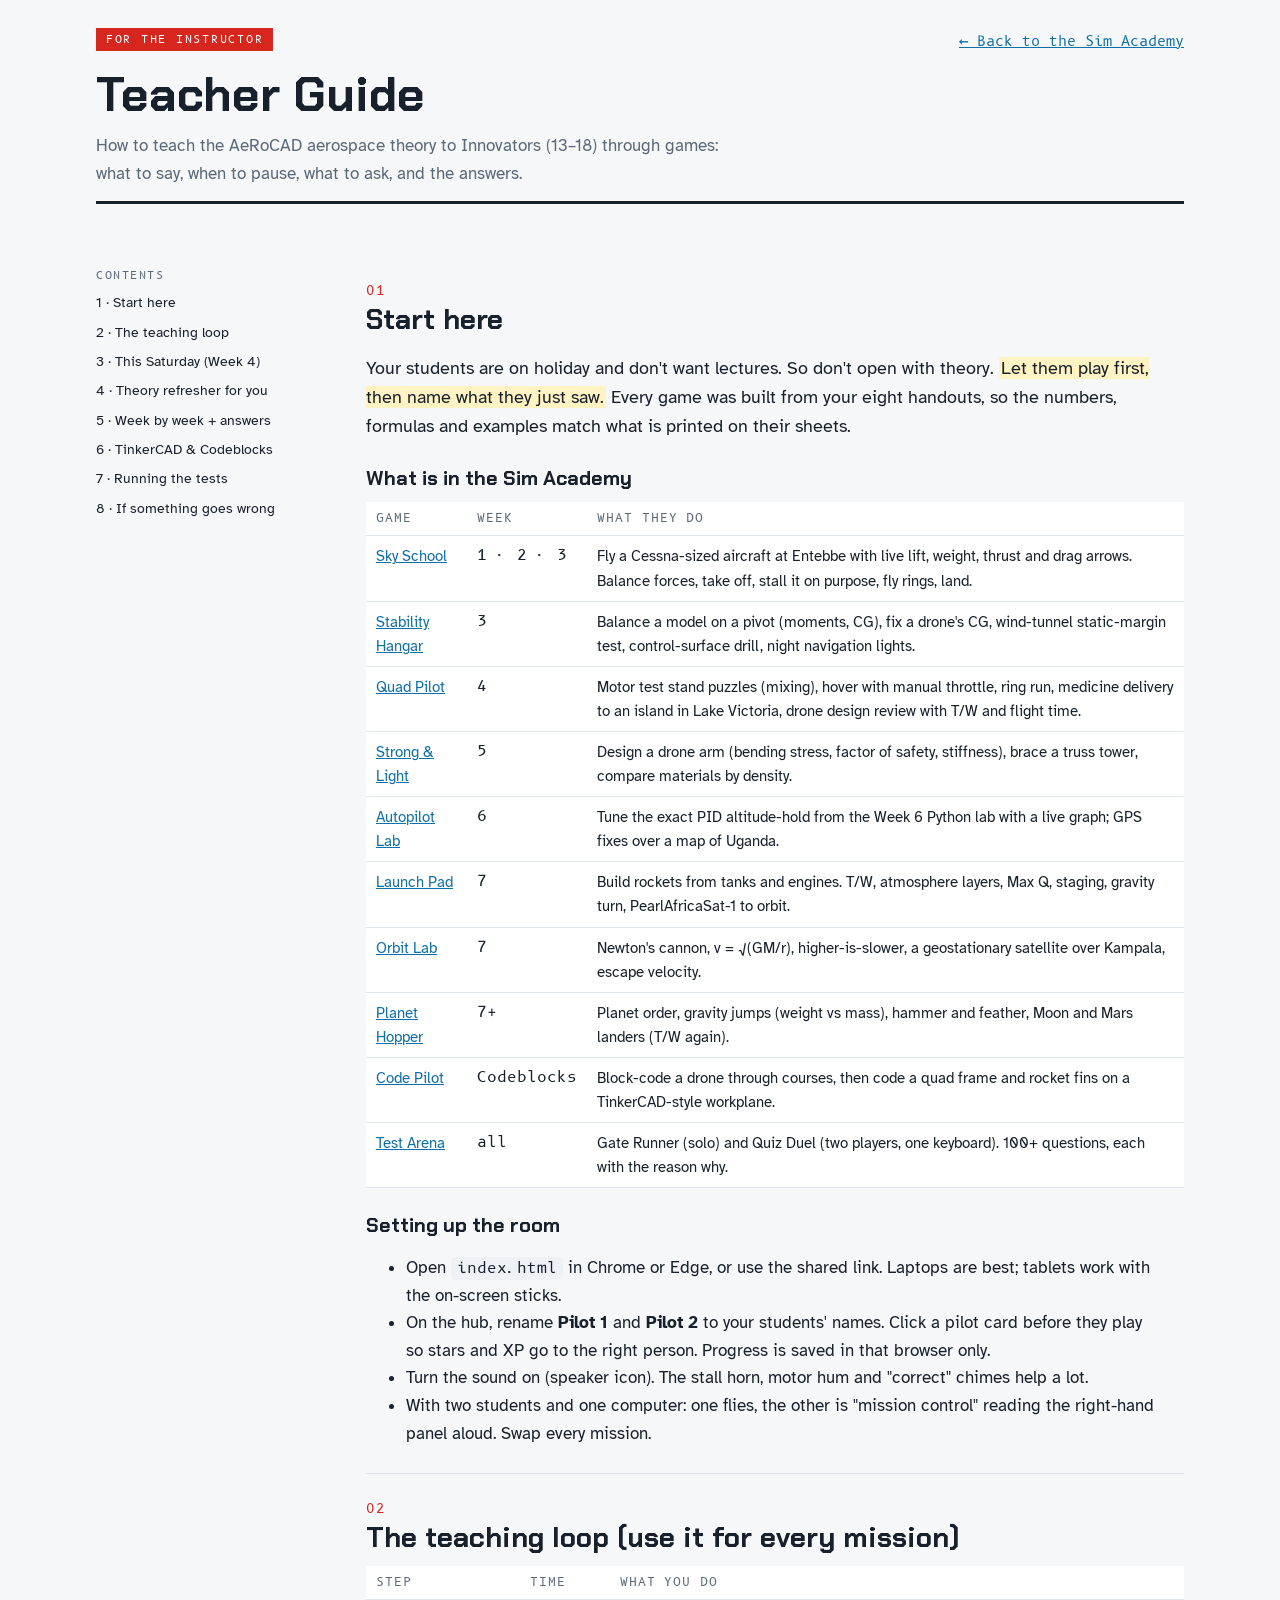
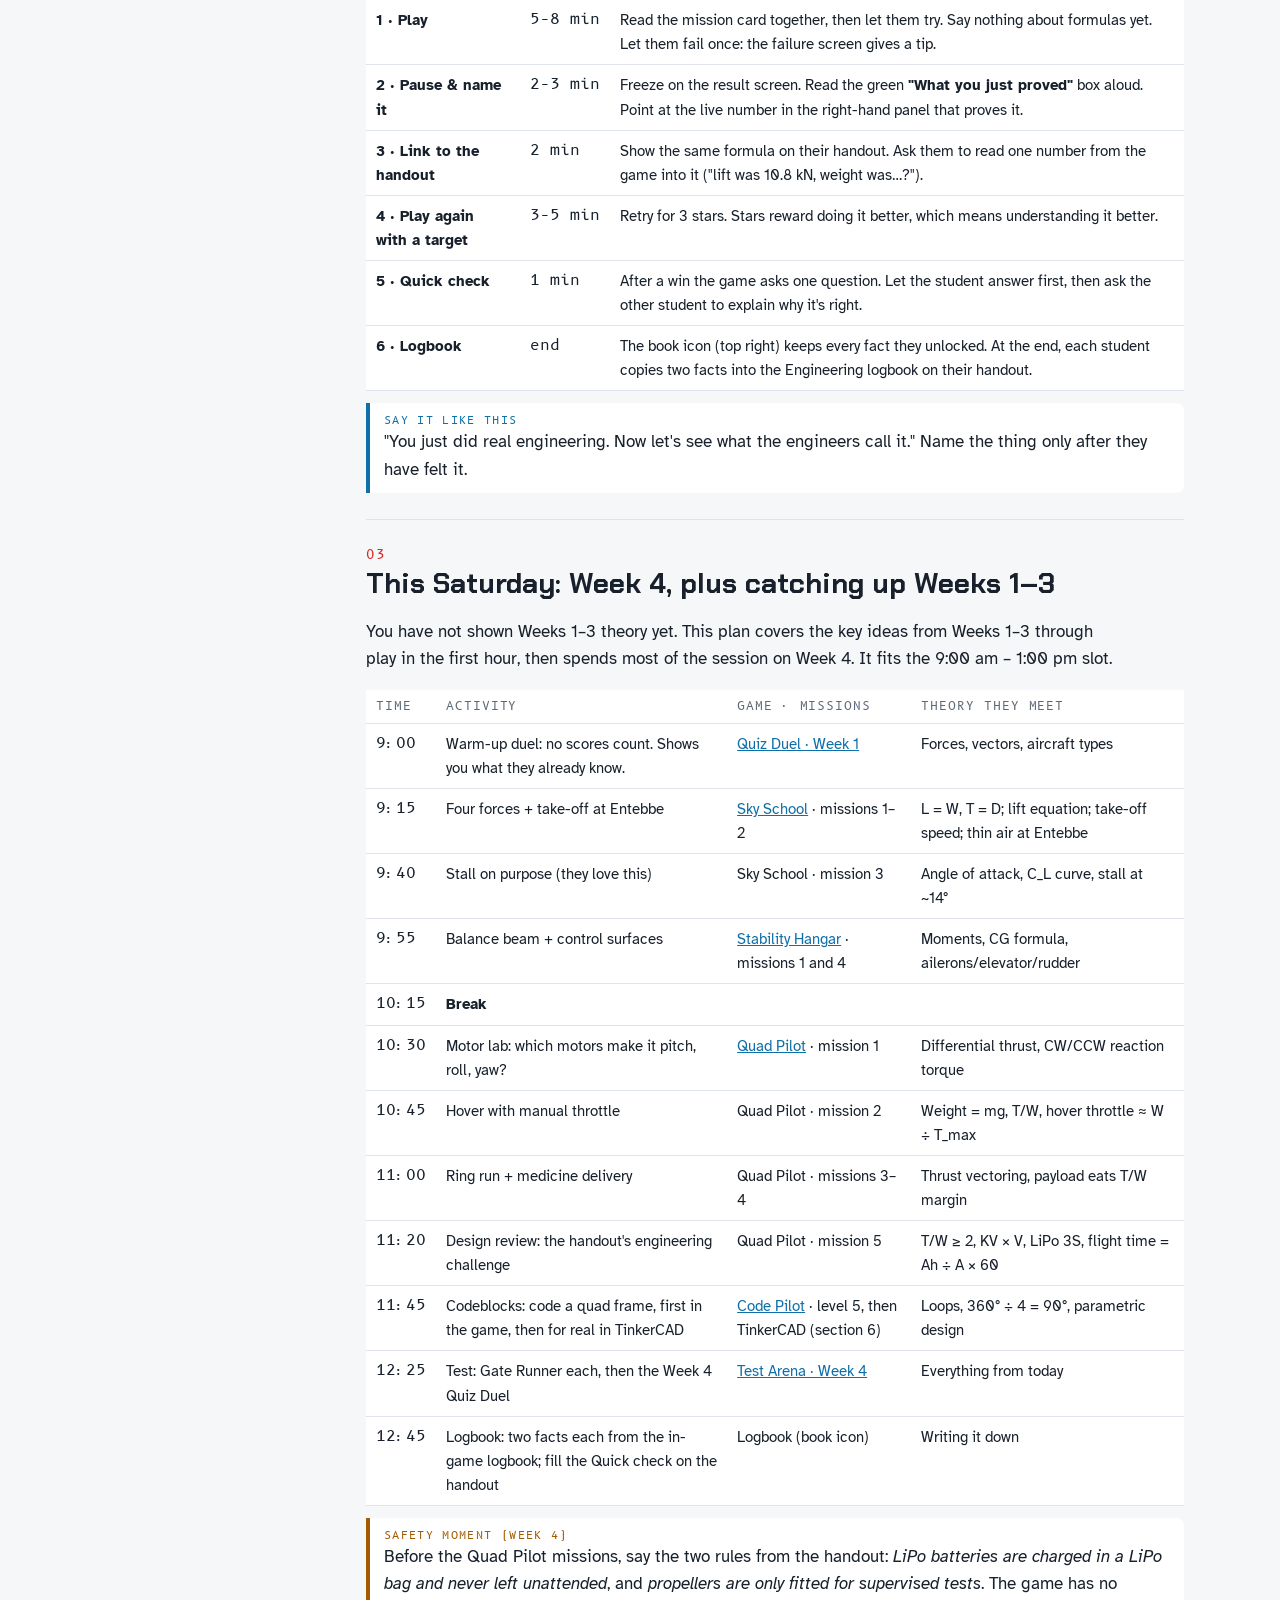
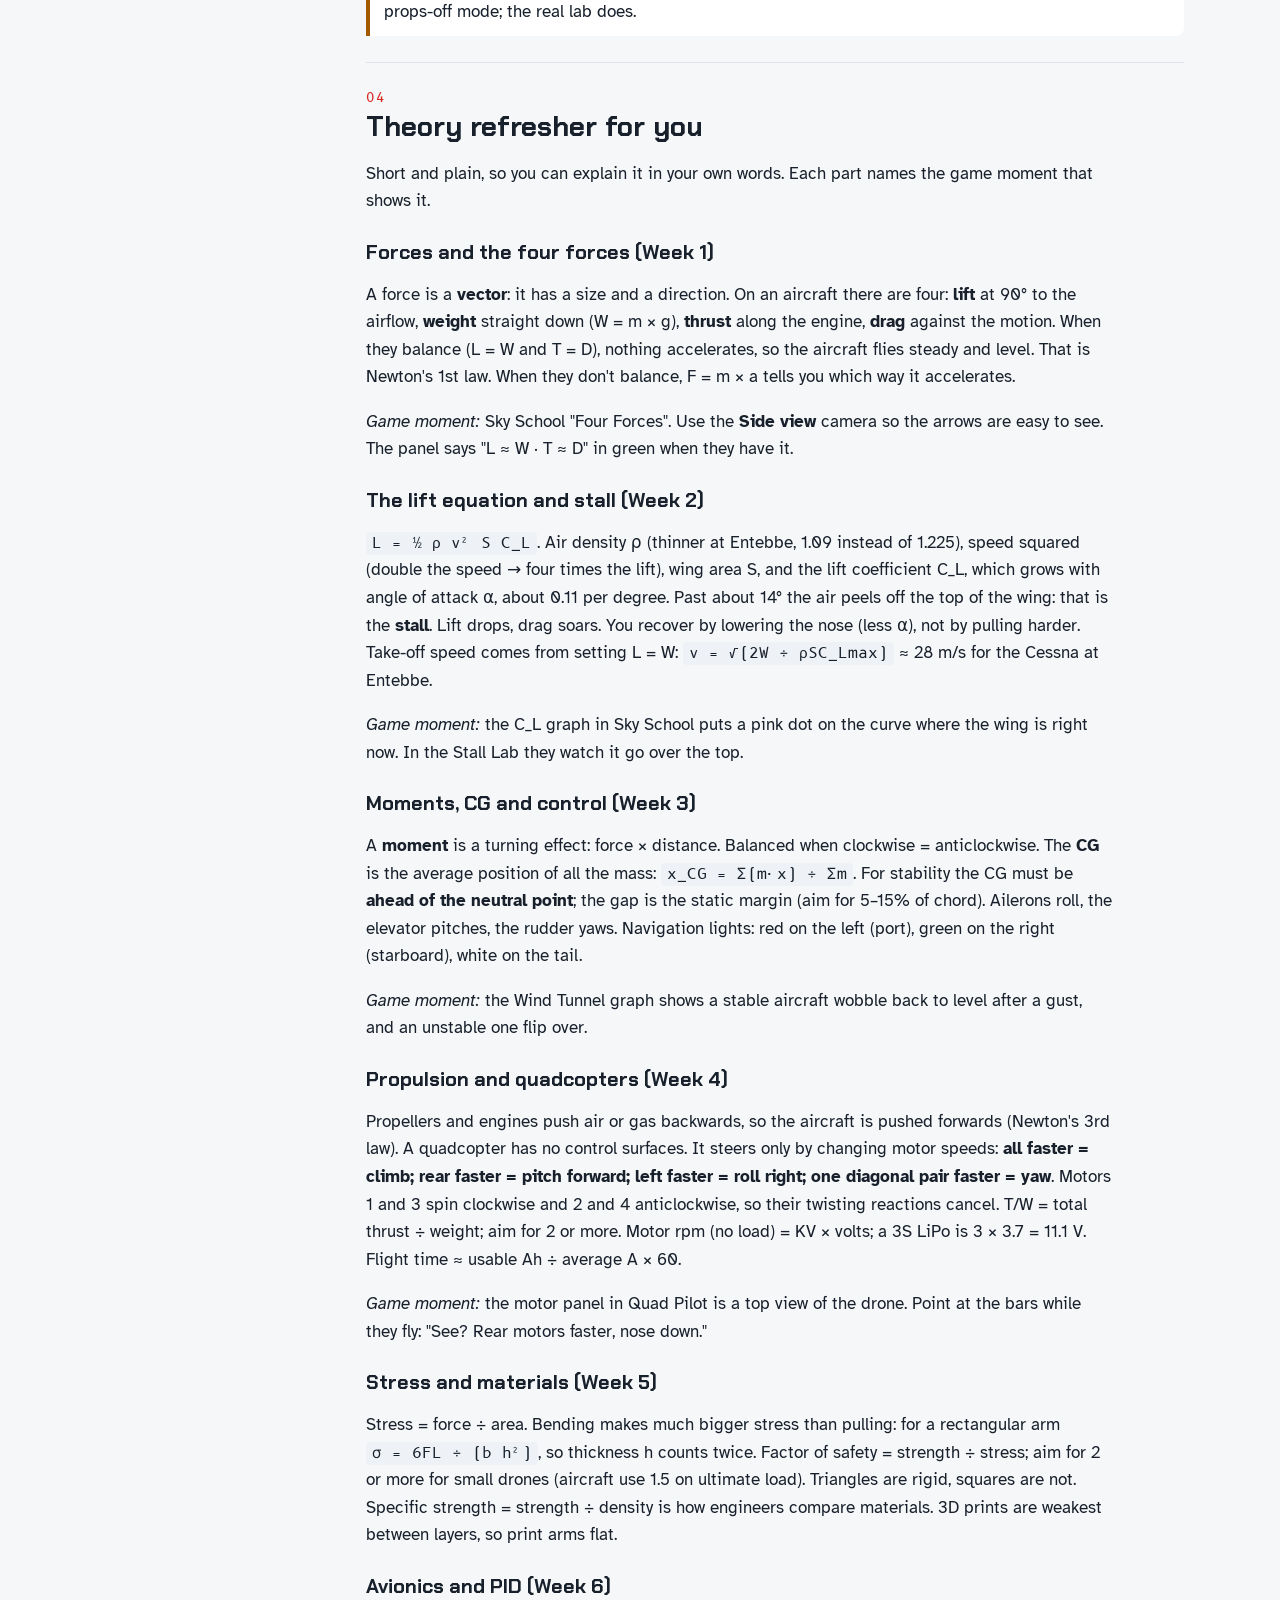
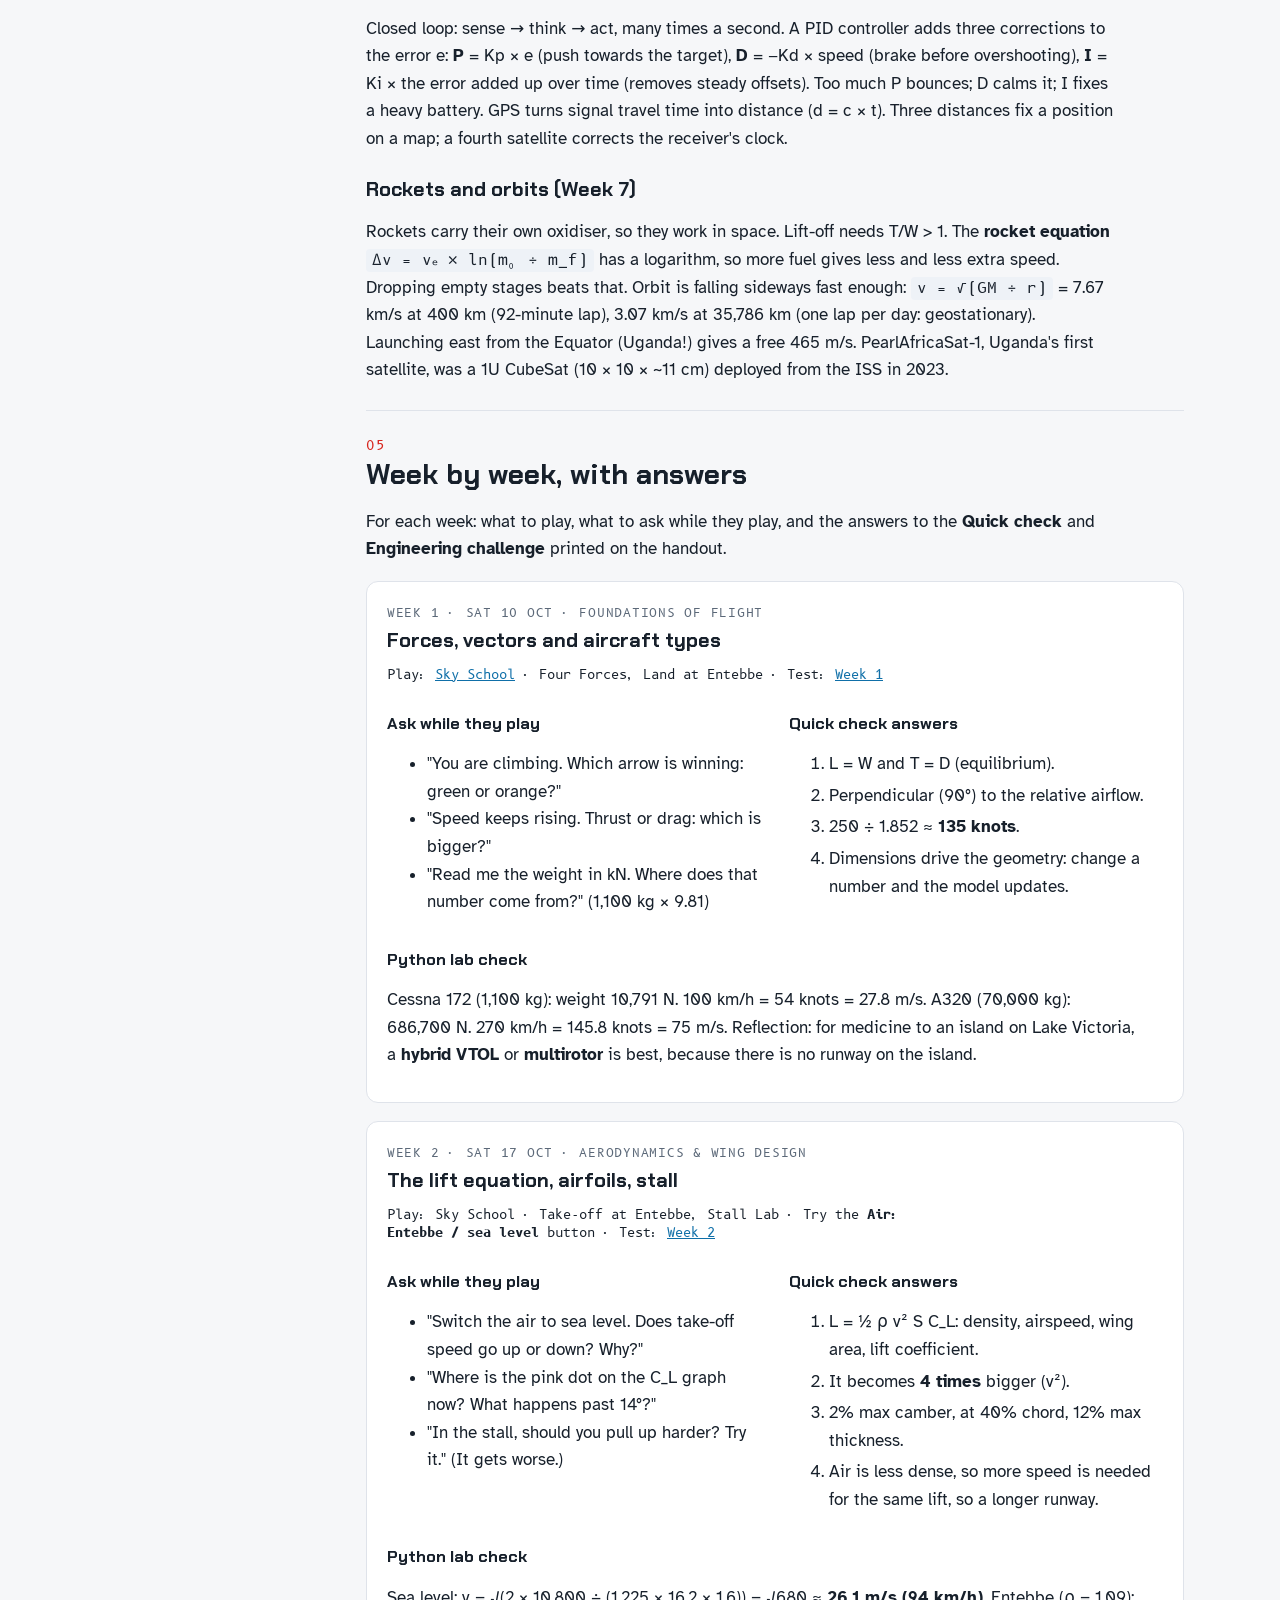
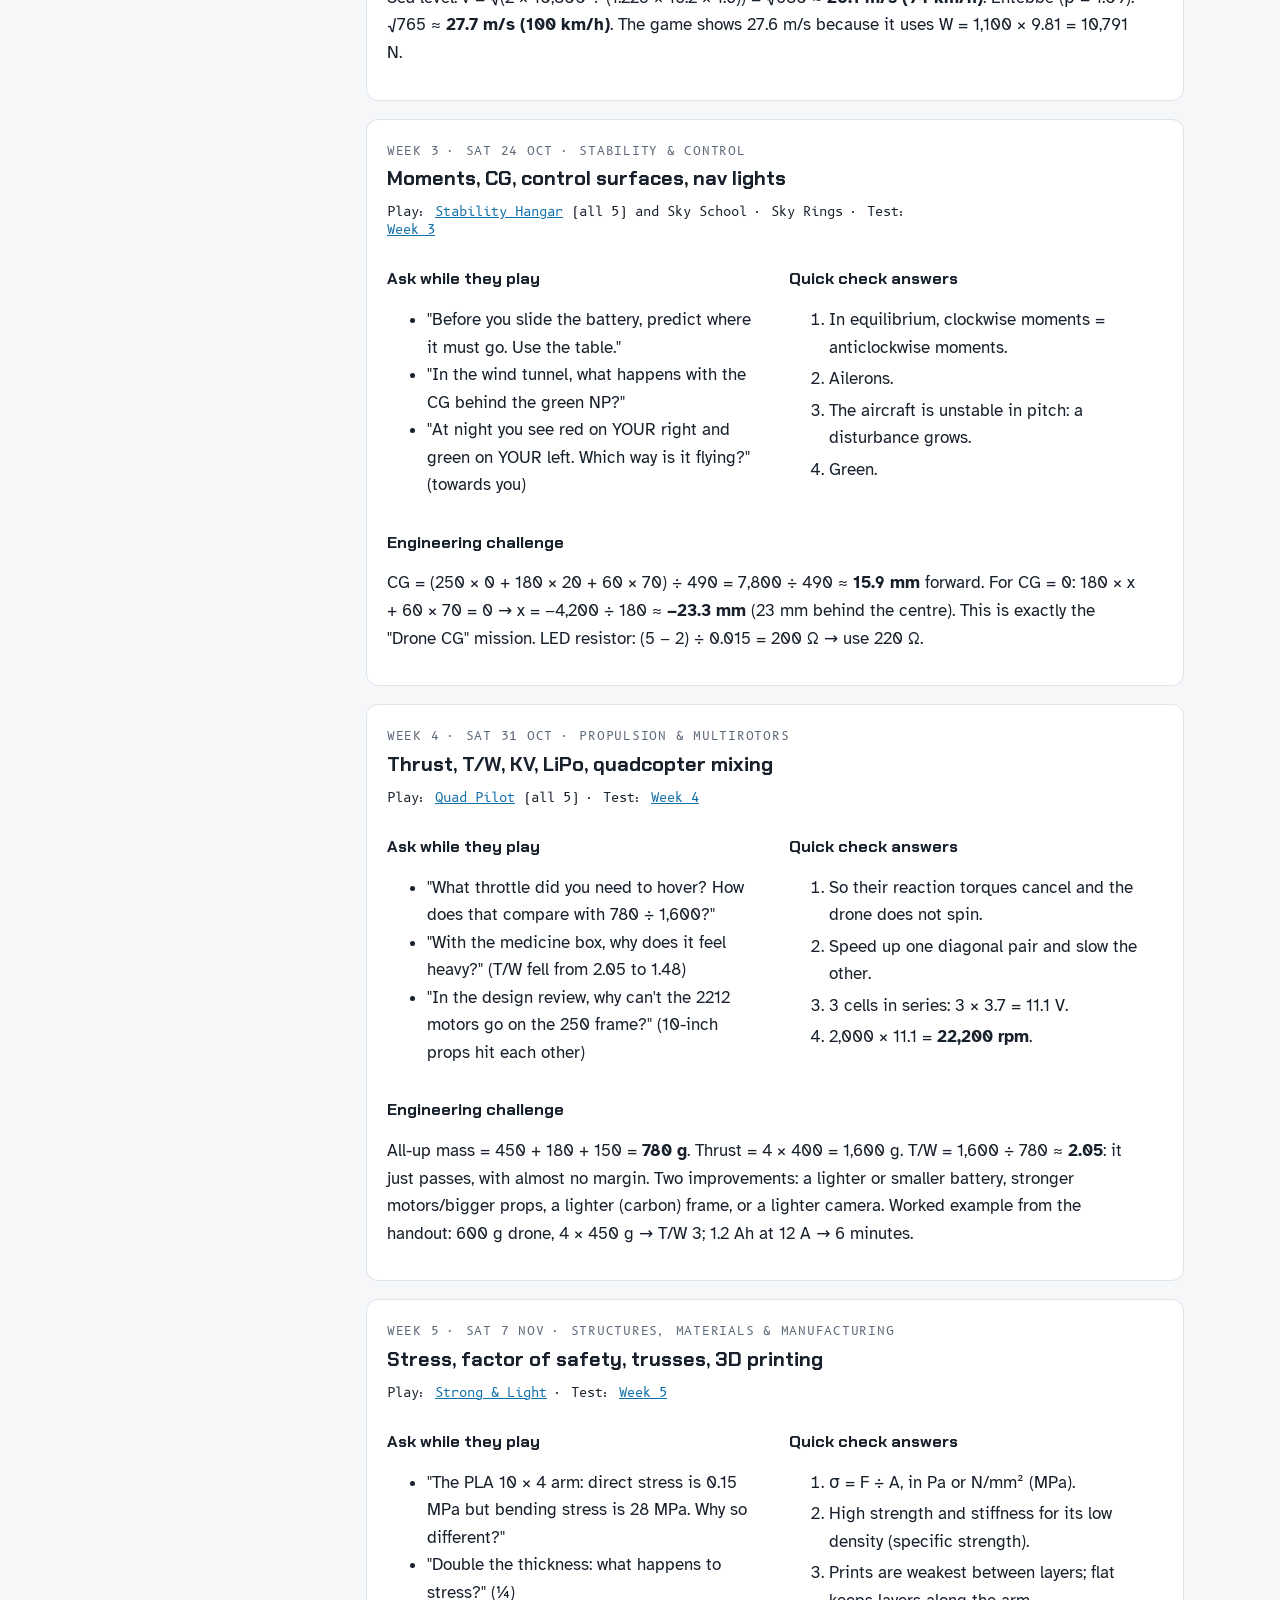
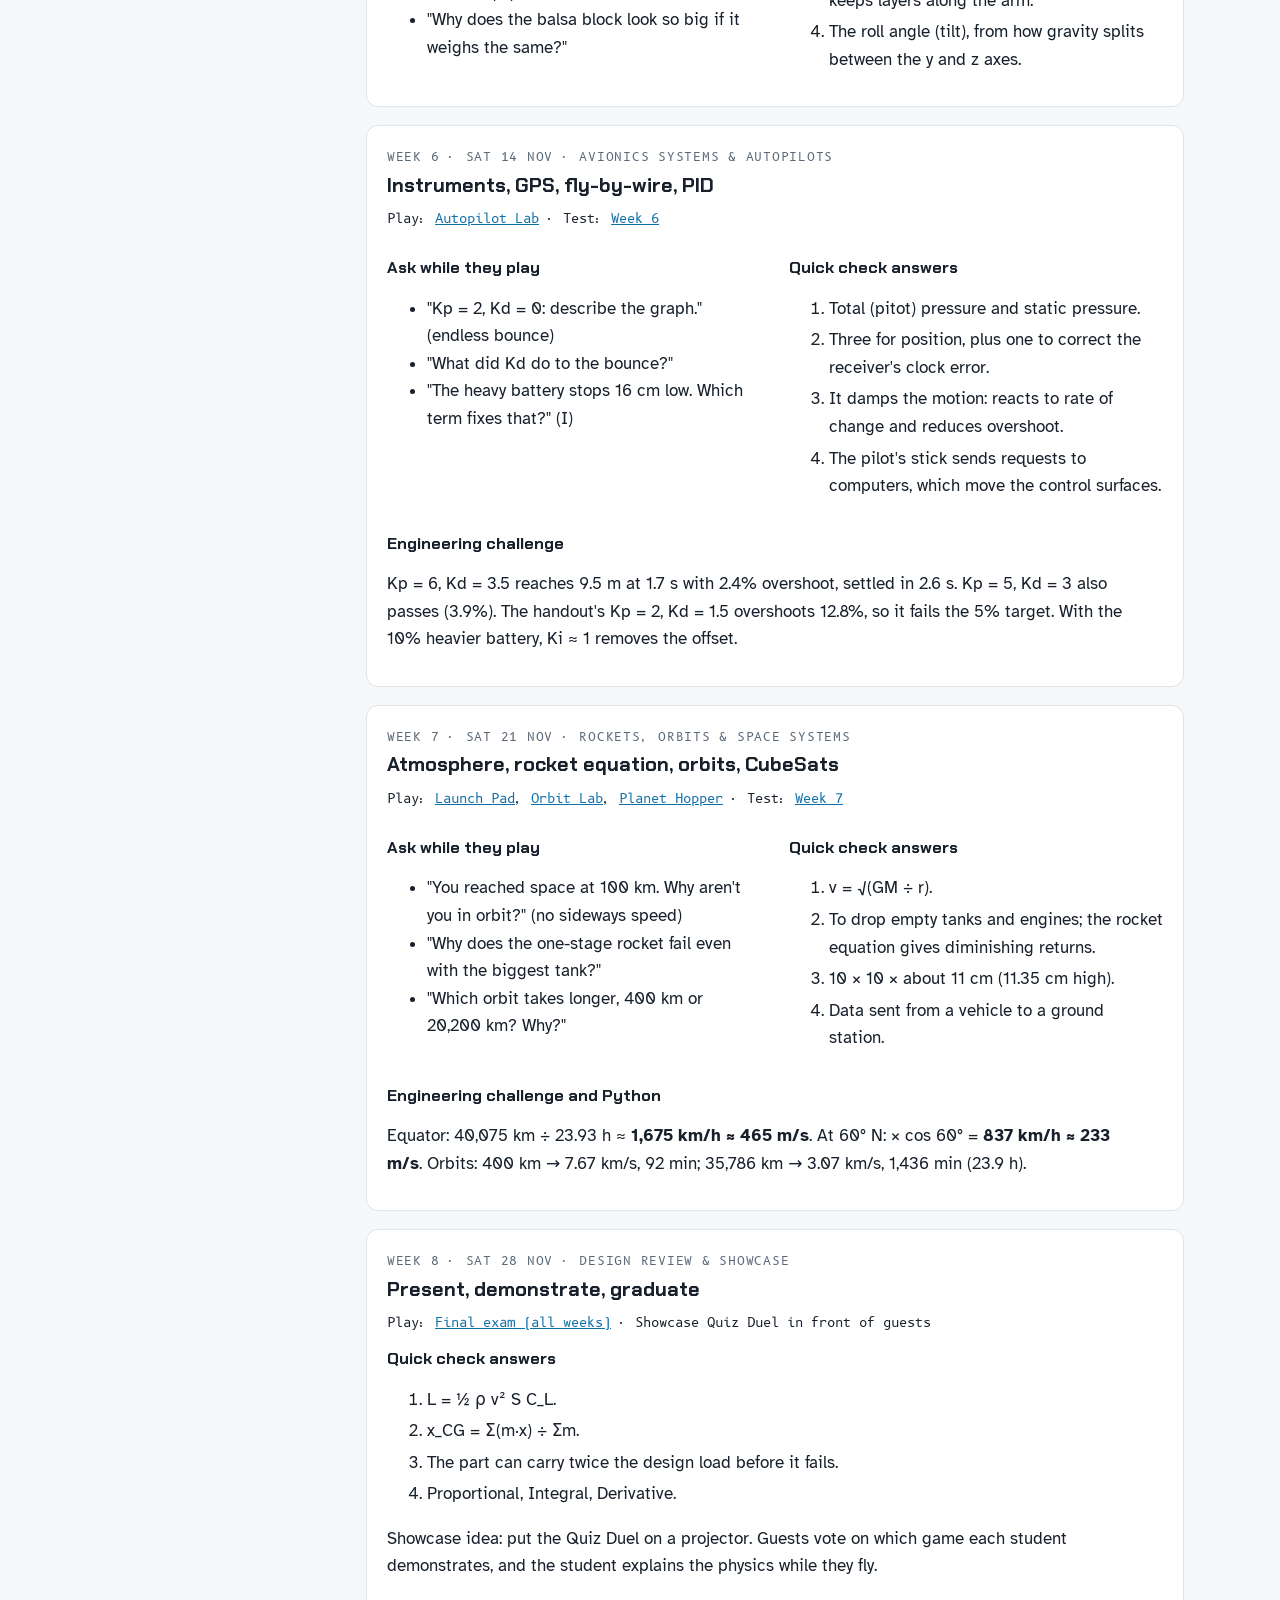
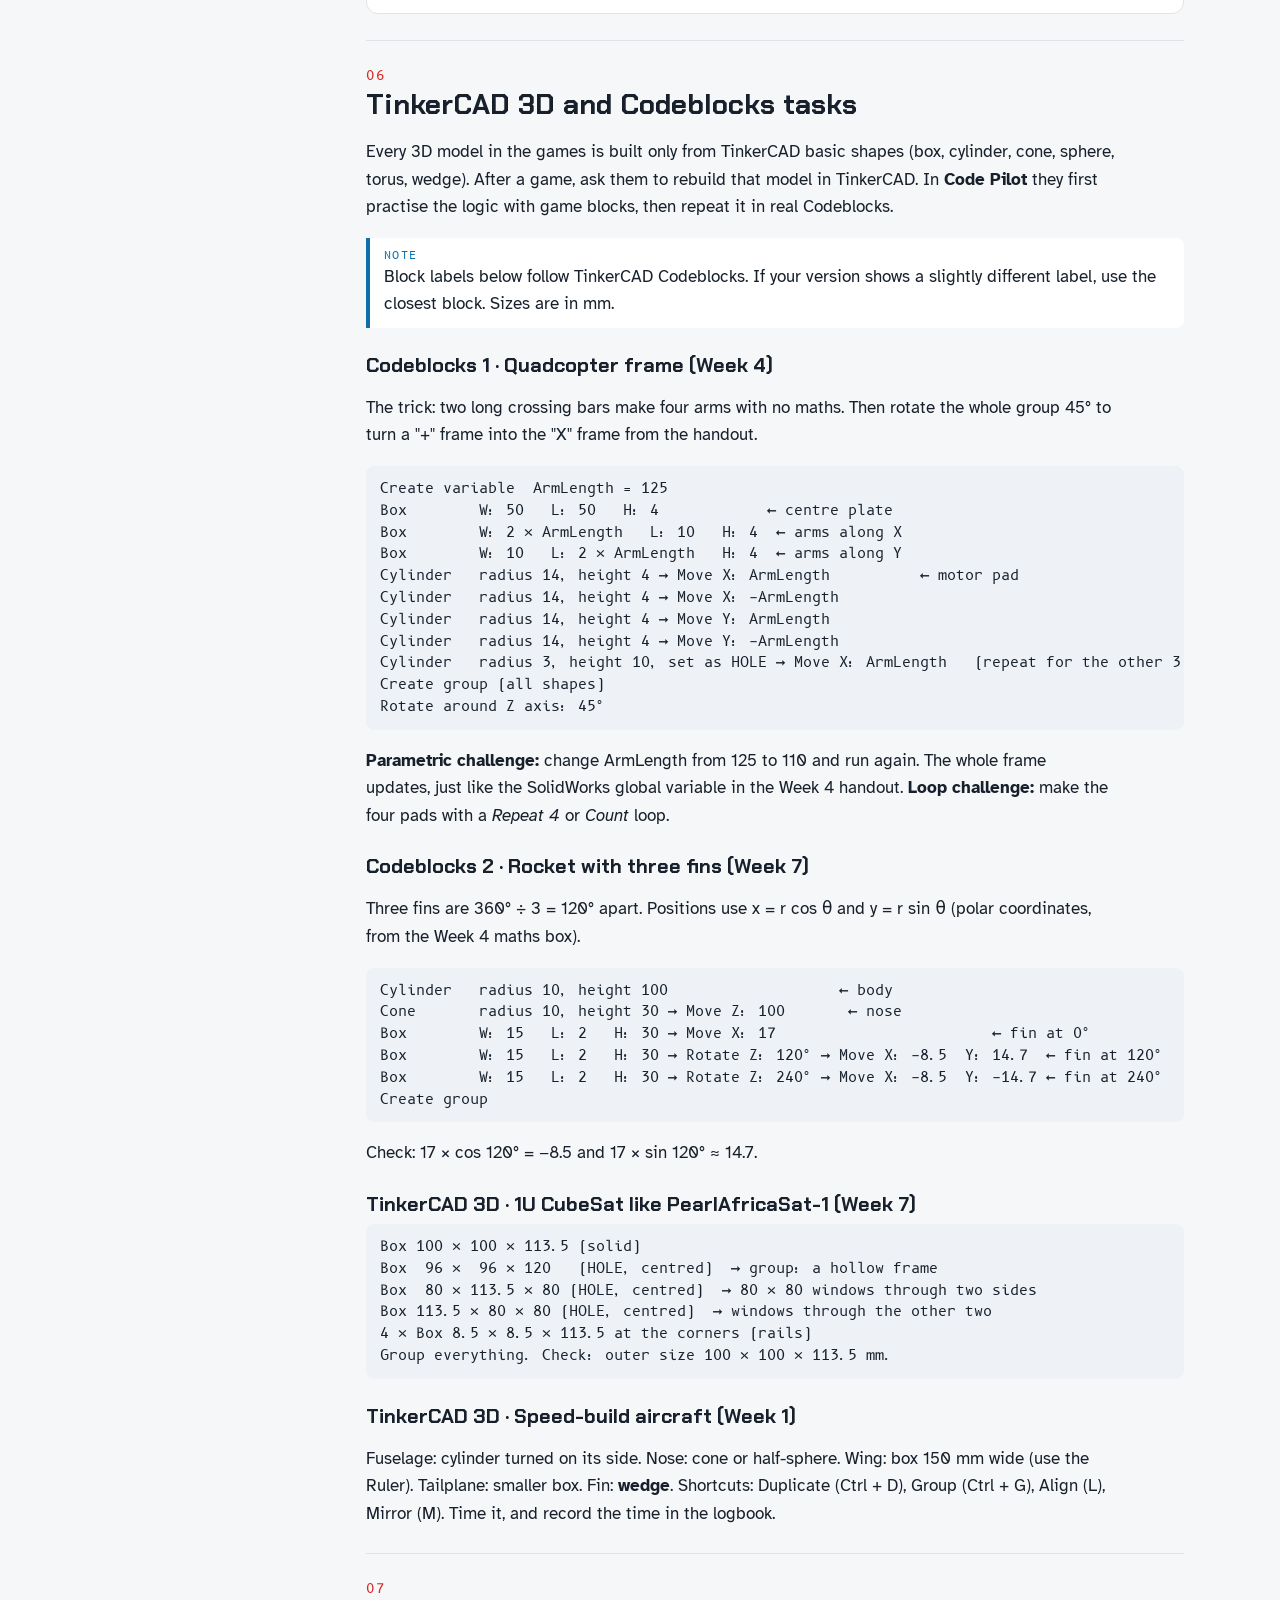
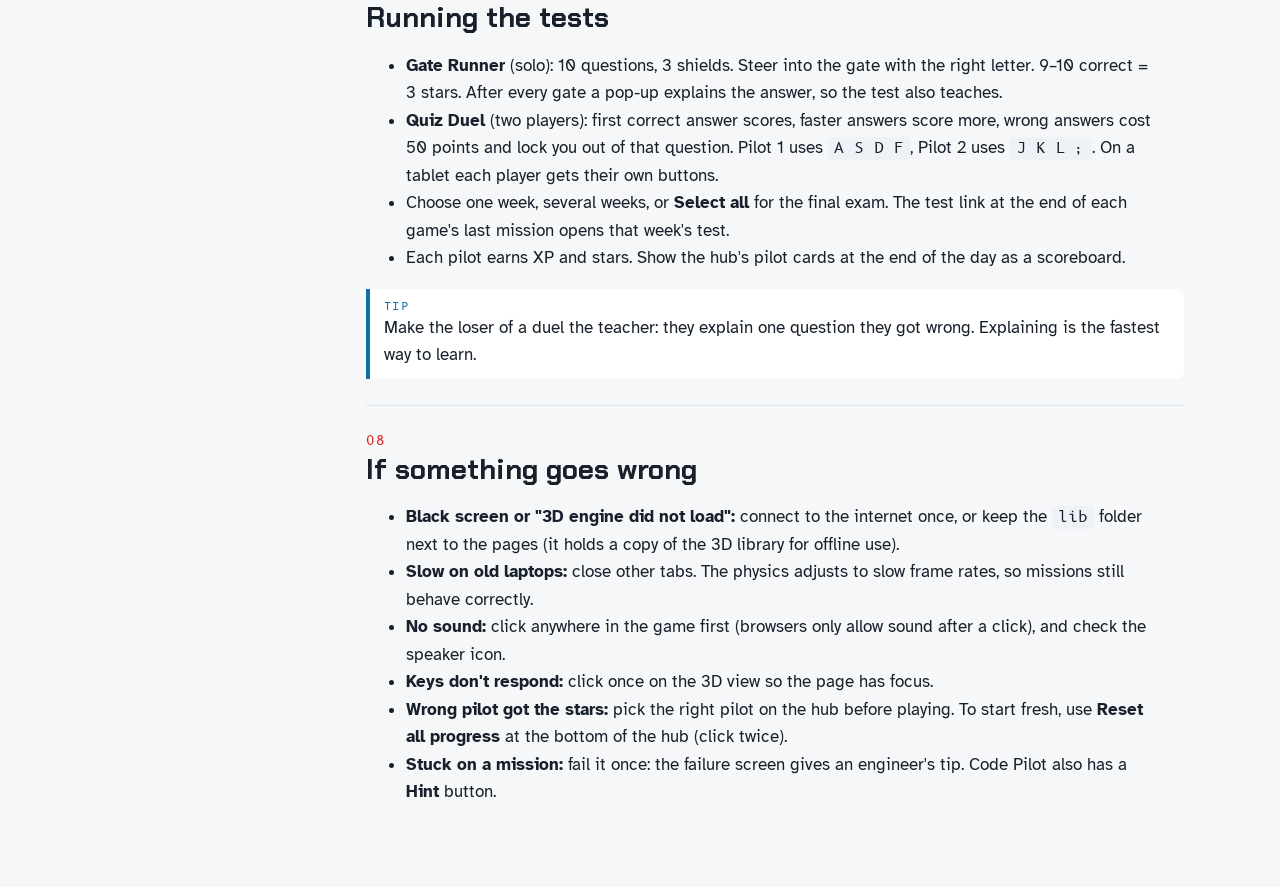
<file: teacher.html>
<!doctype html>
<html lang="en">
<head>
<meta charset="utf-8">
<meta name="viewport" content="width=device-width, initial-scale=1, viewport-fit=cover">
<title>Sim Academy Teacher Guide</title>
<meta name="claude:viewport-fit-sides" content="cover">
<link rel="preconnect" href="https://fonts.googleapis.com">
<link rel="preconnect" href="https://fonts.gstatic.com" crossorigin>
<link rel="stylesheet" href="https://fonts.googleapis.com/css2?family=Atkinson+Hyperlegible:ital,wght@0,400;0,700;1,400&family=B612+Mono&family=Chakra+Petch:wght@600;700&display=swap">
<style>
  /* Instructor's field manual: one readable column, a sticky contents rail on wide screens. */
  :root {
    --bg: #f6f7f9; --paper: #ffffff; --fg: #17202b; --dim: #5b6878; --line: #dfe3ea; --accent: #0f6fa8; --rbf: #d7261e;
    --ok: #157a46; --warn: #a35a00; --code-bg: #eef2f7; --mark: #fff3c4;
    --f-display: "Chakra Petch", "Segoe UI", system-ui, sans-serif;
    --f-body: "Atkinson Hyperlegible", "Segoe UI", system-ui, sans-serif;
    --f-mono: "B612 Mono", ui-monospace, Consolas, monospace;
  }
  @media (prefers-color-scheme: dark) { :root:not([data-theme="light"]) { --bg: #0b1422; --paper: #101c2e; --fg: #e6edf5; --dim: #97a8bd; --line: #24384f; --accent: #5cc8ee; --rbf: #ff5a4f; --ok: #4be38a; --warn: #ffb547; --code-bg: #15273d; --mark: #3a3216; color-scheme: dark; } }
  :root[data-theme="dark"] { --bg: #0b1422; --paper: #101c2e; --fg: #e6edf5; --dim: #97a8bd; --line: #24384f; --accent: #5cc8ee; --rbf: #ff5a4f; --ok: #4be38a; --warn: #ffb547; --code-bg: #15273d; --mark: #3a3216; color-scheme: dark; }
  * { box-sizing: border-box; }
  body { margin: 0; background: var(--bg); color: var(--fg); font: 17px/1.62 var(--f-body); }
  a { color: var(--accent); }
  .wrap { max-width: 1120px; margin: 0 auto; padding-left: max(16px, env(safe-area-inset-left, 0px)); padding-right: max(16px, env(safe-area-inset-right, 0px)); padding-block: 0 64px; display: grid; grid-template-columns: 230px minmax(0, 1fr); gap: 40px; }
  header.top { grid-column: 1 / -1; padding-block: 28px 8px; border-bottom: 3px solid var(--fg); display: flex; flex-wrap: wrap; align-items: flex-end; gap: 10px 20px; }
  header.top .tag { background: var(--rbf); color: #fff; font: 0.68rem var(--f-mono); letter-spacing: 0.16em; padding: 4px 10px; text-transform: uppercase; }
  h1, h2, h3, h4 { font-family: var(--f-display); line-height: 1.15; text-wrap: balance; }
  h1 { font-size: clamp(2rem, 5vw, 3rem); margin: 6px 0 0; flex-basis: 100%; }
  header.top p { margin: 0 0 6px; color: var(--dim); max-width: 60ch; }
  header.top .back { margin-left: auto; font: 0.85rem var(--f-mono); }
  nav.toc { position: sticky; top: 16px; align-self: start; font-size: 0.9rem; padding-top: 24px; }
  nav.toc b { font: 0.7rem var(--f-mono); letter-spacing: 0.14em; color: var(--dim); text-transform: uppercase; display: block; margin-bottom: 8px; }
  nav.toc ol { list-style: none; margin: 0; padding: 0; display: flex; flex-direction: column; gap: 6px; }
  nav.toc a { text-decoration: none; color: var(--fg); }
  nav.toc a:hover { color: var(--accent); }
  main { min-width: 0; padding-top: 12px; }
  main > section { padding-top: 26px; border-top: 1px solid var(--line); margin-top: 26px; }
  main > section:first-child { border-top: 0; margin-top: 0; }
  h2 { font-size: 1.75rem; margin: 0 0 10px; }
  h2 .no { font: 0.8rem var(--f-mono); color: var(--rbf); display: block; letter-spacing: 0.12em; margin-bottom: 4px; }
  h3 { font-size: 1.25rem; margin: 26px 0 8px; }
  h4 { font-size: 1.02rem; margin: 18px 0 6px; }
  p, li { max-width: 68ch; }
  .lead { font-size: 1.12rem; }
  .say { border-left: 4px solid var(--accent); background: var(--paper); padding: 10px 14px; margin: 12px 0; border-radius: 0 8px 8px 0; }
  .say b { font: 0.7rem var(--f-mono); letter-spacing: 0.12em; color: var(--accent); text-transform: uppercase; display: block; }
  .warn { border-left-color: var(--warn); } .warn b { color: var(--warn); }
  .f { font-family: var(--f-mono); font-size: 0.92rem; background: var(--code-bg); padding: 1px 6px; border-radius: 4px; white-space: nowrap; }
  .tbl { overflow-x: auto; margin: 12px 0; }
  table { border-collapse: collapse; width: 100%; font-size: 0.93rem; background: var(--paper); }
  th, td { text-align: left; padding: 8px 10px; border-bottom: 1px solid var(--line); vertical-align: top; }
  th { font: 0.72rem var(--f-mono); letter-spacing: 0.08em; text-transform: uppercase; color: var(--dim); }
  td.t { font-family: var(--f-mono); white-space: nowrap; font-variant-numeric: tabular-nums; }
  .week { background: var(--paper); border: 1px solid var(--line); border-radius: 12px; padding: 16px 20px; margin: 18px 0; }
  .week h3 { margin-top: 4px; }
  .week .meta { font: 0.78rem var(--f-mono); color: var(--dim); letter-spacing: 0.06em; }
  .grid2 { display: grid; grid-template-columns: repeat(auto-fit, minmax(260px, 1fr)); gap: 4px 28px; }
  ol.ans li, ul.ans li { margin: 4px 0; }
  .blocks { font-family: var(--f-mono); font-size: 0.88rem; background: var(--code-bg); border-radius: 8px; padding: 12px 14px; overflow-x: auto; white-space: pre; line-height: 1.55; }
  .game-link { font: 0.82rem var(--f-mono); }
  mark { background: var(--mark); color: inherit; padding: 0 2px; }
  @media (max-width: 860px) { .wrap { grid-template-columns: 1fr; } nav.toc { position: static; padding-top: 8px; } nav.toc ol { flex-direction: row; flex-wrap: wrap; gap: 6px 14px; } }
</style>
</head>
<body>
<div class="wrap">
  <header class="top">
    <span class="tag">For the instructor</span>
    <a class="back" href="index.html">← Back to the Sim Academy</a>
    <h1>Teacher Guide</h1>
    <p>How to teach the AeRoCAD aerospace theory to Innovators (13–18) through games: what to say, when to pause, what to ask, and the answers.</p>
  </header>

  <nav class="toc" aria-label="Contents">
    <b>Contents</b>
    <ol>
      <li><a href="#start">1 · Start here</a></li>
      <li><a href="#loop">2 · The teaching loop</a></li>
      <li><a href="#saturday">3 · This Saturday (Week 4)</a></li>
      <li><a href="#primer">4 · Theory refresher for you</a></li>
      <li><a href="#weeks">5 · Week by week + answers</a></li>
      <li><a href="#codeblocks">6 · TinkerCAD &amp; Codeblocks</a></li>
      <li><a href="#tests">7 · Running the tests</a></li>
      <li><a href="#help">8 · If something goes wrong</a></li>
    </ol>
  </nav>

  <main>
    <section id="start">
      <h2><span class="no">01</span>Start here</h2>
      <p class="lead">Your students are on holiday and don't want lectures. So don't open with theory. <mark>Let them play first, then name what they just saw.</mark> Every game was built from your eight handouts, so the numbers, formulas and examples match what is printed on their sheets.</p>
      <h3>What is in the Sim Academy</h3>
      <div class="tbl"><table>
        <thead><tr><th>Game</th><th>Week</th><th>What they do</th></tr></thead>
        <tbody>
          <tr><td><a href="sky.html">Sky School</a></td><td class="t">1 · 2 · 3</td><td>Fly a Cessna-sized aircraft at Entebbe with live lift, weight, thrust and drag arrows. Balance forces, take off, stall it on purpose, fly rings, land.</td></tr>
          <tr><td><a href="stability.html">Stability Hangar</a></td><td class="t">3</td><td>Balance a model on a pivot (moments, CG), fix a drone's CG, wind-tunnel static-margin test, control-surface drill, night navigation lights.</td></tr>
          <tr><td><a href="quad.html">Quad Pilot</a></td><td class="t">4</td><td>Motor test stand puzzles (mixing), hover with manual throttle, ring run, medicine delivery to an island in Lake Victoria, drone design review with T/W and flight time.</td></tr>
          <tr><td><a href="structures.html">Strong &amp; Light</a></td><td class="t">5</td><td>Design a drone arm (bending stress, factor of safety, stiffness), brace a truss tower, compare materials by density.</td></tr>
          <tr><td><a href="autopilot.html">Autopilot Lab</a></td><td class="t">6</td><td>Tune the exact PID altitude-hold from the Week 6 Python lab with a live graph; GPS fixes over a map of Uganda.</td></tr>
          <tr><td><a href="rocket.html">Launch Pad</a></td><td class="t">7</td><td>Build rockets from tanks and engines. T/W, atmosphere layers, Max Q, staging, gravity turn, PearlAfricaSat-1 to orbit.</td></tr>
          <tr><td><a href="orbit.html">Orbit Lab</a></td><td class="t">7</td><td>Newton's cannon, v = √(GM/r), higher-is-slower, a geostationary satellite over Kampala, escape velocity.</td></tr>
          <tr><td><a href="planets.html">Planet Hopper</a></td><td class="t">7+</td><td>Planet order, gravity jumps (weight vs mass), hammer and feather, Moon and Mars landers (T/W again).</td></tr>
          <tr><td><a href="code.html">Code Pilot</a></td><td class="t">Codeblocks</td><td>Block-code a drone through courses, then code a quad frame and rocket fins on a TinkerCAD-style workplane.</td></tr>
          <tr><td><a href="arena.html">Test Arena</a></td><td class="t">all</td><td>Gate Runner (solo) and Quiz Duel (two players, one keyboard). 100+ questions, each with the reason why.</td></tr>
        </tbody>
      </table></div>
      <h3>Setting up the room</h3>
      <ul>
        <li>Open <span class="f">index.html</span> in Chrome or Edge, or use the shared link. Laptops are best; tablets work with the on-screen sticks.</li>
        <li>On the hub, rename <b>Pilot 1</b> and <b>Pilot 2</b> to your students' names. Click a pilot card before they play so stars and XP go to the right person. Progress is saved in that browser only.</li>
        <li>Turn the sound on (speaker icon). The stall horn, motor hum and "correct" chimes help a lot.</li>
        <li>With two students and one computer: one flies, the other is "mission control" reading the right-hand panel aloud. Swap every mission.</li>
      </ul>
    </section>

    <section id="loop">
      <h2><span class="no">02</span>The teaching loop (use it for every mission)</h2>
      <div class="tbl"><table>
        <thead><tr><th>Step</th><th>Time</th><th>What you do</th></tr></thead>
        <tbody>
          <tr><td><b>1 · Play</b></td><td class="t">5–8 min</td><td>Read the mission card together, then let them try. Say nothing about formulas yet. Let them fail once: the failure screen gives a tip.</td></tr>
          <tr><td><b>2 · Pause &amp; name it</b></td><td class="t">2–3 min</td><td>Freeze on the result screen. Read the green <b>"What you just proved"</b> box aloud. Point at the live number in the right-hand panel that proves it.</td></tr>
          <tr><td><b>3 · Link to the handout</b></td><td class="t">2 min</td><td>Show the same formula on their handout. Ask them to read one number from the game into it ("lift was 10.8 kN, weight was…?").</td></tr>
          <tr><td><b>4 · Play again with a target</b></td><td class="t">3–5 min</td><td>Retry for 3 stars. Stars reward doing it better, which means understanding it better.</td></tr>
          <tr><td><b>5 · Quick check</b></td><td class="t">1 min</td><td>After a win the game asks one question. Let the student answer first, then ask the other student to explain why it's right.</td></tr>
          <tr><td><b>6 · Logbook</b></td><td class="t">end</td><td>The book icon (top right) keeps every fact they unlocked. At the end, each student copies two facts into the Engineering logbook on their handout.</td></tr>
        </tbody>
      </table></div>
      <div class="say"><b>Say it like this</b>"You just did real engineering. Now let's see what the engineers call it." Name the thing only after they have felt it.</div>
    </section>

    <section id="saturday">
      <h2><span class="no">03</span>This Saturday: Week 4, plus catching up Weeks 1–3</h2>
      <p>You have not shown Weeks 1–3 theory yet. This plan covers the key ideas from Weeks 1–3 through play in the first hour, then spends most of the session on Week 4. It fits the 9:00 am – 1:00 pm slot.</p>
      <div class="tbl"><table>
        <thead><tr><th>Time</th><th>Activity</th><th>Game · missions</th><th>Theory they meet</th></tr></thead>
        <tbody>
          <tr><td class="t">9:00</td><td>Warm-up duel: no scores count. Shows you what they already know.</td><td><a href="arena.html#w1">Quiz Duel · Week 1</a></td><td>Forces, vectors, aircraft types</td></tr>
          <tr><td class="t">9:15</td><td>Four forces + take-off at Entebbe</td><td><a href="sky.html">Sky School</a> · missions 1–2</td><td>L = W, T = D; lift equation; take-off speed; thin air at Entebbe</td></tr>
          <tr><td class="t">9:40</td><td>Stall on purpose (they love this)</td><td>Sky School · mission 3</td><td>Angle of attack, C_L curve, stall at ~14°</td></tr>
          <tr><td class="t">9:55</td><td>Balance beam + control surfaces</td><td><a href="stability.html">Stability Hangar</a> · missions 1 and 4</td><td>Moments, CG formula, ailerons/elevator/rudder</td></tr>
          <tr><td class="t">10:15</td><td colspan="3"><b>Break</b></td></tr>
          <tr><td class="t">10:30</td><td>Motor lab: which motors make it pitch, roll, yaw?</td><td><a href="quad.html">Quad Pilot</a> · mission 1</td><td>Differential thrust, CW/CCW reaction torque</td></tr>
          <tr><td class="t">10:45</td><td>Hover with manual throttle</td><td>Quad Pilot · mission 2</td><td>Weight = mg, T/W, hover throttle ≈ W ÷ T_max</td></tr>
          <tr><td class="t">11:00</td><td>Ring run + medicine delivery</td><td>Quad Pilot · missions 3–4</td><td>Thrust vectoring, payload eats T/W margin</td></tr>
          <tr><td class="t">11:20</td><td>Design review: the handout's engineering challenge</td><td>Quad Pilot · mission 5</td><td>T/W ≥ 2, KV × V, LiPo 3S, flight time = Ah ÷ A × 60</td></tr>
          <tr><td class="t">11:45</td><td>Codeblocks: code a quad frame, first in the game, then for real in TinkerCAD</td><td><a href="code.html">Code Pilot</a> · level 5, then TinkerCAD (section 6)</td><td>Loops, 360° ÷ 4 = 90°, parametric design</td></tr>
          <tr><td class="t">12:25</td><td>Test: Gate Runner each, then the Week 4 Quiz Duel</td><td><a href="arena.html#w4">Test Arena · Week 4</a></td><td>Everything from today</td></tr>
          <tr><td class="t">12:45</td><td>Logbook: two facts each from the in-game logbook; fill the Quick check on the handout</td><td>Logbook (book icon)</td><td>Writing it down</td></tr>
        </tbody>
      </table></div>
      <div class="say warn"><b>Safety moment (Week 4)</b>Before the Quad Pilot missions, say the two rules from the handout: <i>LiPo batteries are charged in a LiPo bag and never left unattended</i>, and <i>propellers are only fitted for supervised tests</i>. The game has no props-off mode; the real lab does.</div>
    </section>

    <section id="primer">
      <h2><span class="no">04</span>Theory refresher for you</h2>
      <p>Short and plain, so you can explain it in your own words. Each part names the game moment that shows it.</p>

      <h3>Forces and the four forces (Week 1)</h3>
      <p>A force is a <b>vector</b>: it has a size and a direction. On an aircraft there are four: <b>lift</b> at 90° to the airflow, <b>weight</b> straight down (W = m × g), <b>thrust</b> along the engine, <b>drag</b> against the motion. When they balance (L = W and T = D), nothing accelerates, so the aircraft flies steady and level. That is Newton's 1st law. When they don't balance, F = m × a tells you which way it accelerates.</p>
      <p><i>Game moment:</i> Sky School "Four Forces". Use the <b>Side view</b> camera so the arrows are easy to see. The panel says "L ≈ W · T ≈ D" in green when they have it.</p>

      <h3>The lift equation and stall (Week 2)</h3>
      <p><span class="f">L = ½ ρ v² S C_L</span>. Air density ρ (thinner at Entebbe, 1.09 instead of 1.225), speed squared (double the speed → four times the lift), wing area S, and the lift coefficient C_L, which grows with angle of attack α, about 0.11 per degree. Past about 14° the air peels off the top of the wing: that is the <b>stall</b>. Lift drops, drag soars. You recover by lowering the nose (less α), not by pulling harder. Take-off speed comes from setting L = W: <span class="f">v = √(2W ÷ ρSC_Lmax)</span> ≈ 28 m/s for the Cessna at Entebbe.</p>
      <p><i>Game moment:</i> the C_L graph in Sky School puts a pink dot on the curve where the wing is right now. In the Stall Lab they watch it go over the top.</p>

      <h3>Moments, CG and control (Week 3)</h3>
      <p>A <b>moment</b> is a turning effect: force × distance. Balanced when clockwise = anticlockwise. The <b>CG</b> is the average position of all the mass: <span class="f">x_CG = Σ(m·x) ÷ Σm</span>. For stability the CG must be <b>ahead of the neutral point</b>; the gap is the static margin (aim for 5–15% of chord). Ailerons roll, the elevator pitches, the rudder yaws. Navigation lights: red on the left (port), green on the right (starboard), white on the tail.</p>
      <p><i>Game moment:</i> the Wind Tunnel graph shows a stable aircraft wobble back to level after a gust, and an unstable one flip over.</p>

      <h3>Propulsion and quadcopters (Week 4)</h3>
      <p>Propellers and engines push air or gas backwards, so the aircraft is pushed forwards (Newton's 3rd law). A quadcopter has no control surfaces. It steers only by changing motor speeds: <b>all faster = climb; rear faster = pitch forward; left faster = roll right; one diagonal pair faster = yaw</b>. Motors 1 and 3 spin clockwise and 2 and 4 anticlockwise, so their twisting reactions cancel. T/W = total thrust ÷ weight; aim for 2 or more. Motor rpm (no load) = KV × volts; a 3S LiPo is 3 × 3.7 = 11.1 V. Flight time ≈ usable Ah ÷ average A × 60.</p>
      <p><i>Game moment:</i> the motor panel in Quad Pilot is a top view of the drone. Point at the bars while they fly: "See? Rear motors faster, nose down."</p>

      <h3>Stress and materials (Week 5)</h3>
      <p>Stress = force ÷ area. Bending makes much bigger stress than pulling: for a rectangular arm <span class="f">σ = 6FL ÷ (b h²)</span>, so thickness h counts twice. Factor of safety = strength ÷ stress; aim for 2 or more for small drones (aircraft use 1.5 on ultimate load). Triangles are rigid, squares are not. Specific strength = strength ÷ density is how engineers compare materials. 3D prints are weakest between layers, so print arms flat.</p>

      <h3>Avionics and PID (Week 6)</h3>
      <p>Closed loop: sense → think → act, many times a second. A PID controller adds three corrections to the error e: <b>P</b> = Kp × e (push towards the target), <b>D</b> = −Kd × speed (brake before overshooting), <b>I</b> = Ki × the error added up over time (removes steady offsets). Too much P bounces; D calms it; I fixes a heavy battery. GPS turns signal travel time into distance (d = c × t). Three distances fix a position on a map; a fourth satellite corrects the receiver's clock.</p>

      <h3>Rockets and orbits (Week 7)</h3>
      <p>Rockets carry their own oxidiser, so they work in space. Lift-off needs T/W &gt; 1. The <b>rocket equation</b> <span class="f">Δv = vₑ × ln(m₀ ÷ m_f)</span> has a logarithm, so more fuel gives less and less extra speed. Dropping empty stages beats that. Orbit is falling sideways fast enough: <span class="f">v = √(GM ÷ r)</span> = 7.67 km/s at 400 km (92-minute lap), 3.07 km/s at 35,786 km (one lap per day: geostationary). Launching east from the Equator (Uganda!) gives a free 465 m/s. PearlAfricaSat-1, Uganda's first satellite, was a 1U CubeSat (10 × 10 × ~11 cm) deployed from the ISS in 2023.</p>
    </section>

    <section id="weeks">
      <h2><span class="no">05</span>Week by week, with answers</h2>
      <p>For each week: what to play, what to ask while they play, and the answers to the <b>Quick check</b> and <b>Engineering challenge</b> printed on the handout.</p>

      <div class="week" id="w1">
        <span class="meta">WEEK 1 · SAT 10 OCT · FOUNDATIONS OF FLIGHT</span>
        <h3>Forces, vectors and aircraft types</h3>
        <p class="game-link">Play: <a href="sky.html">Sky School</a> · Four Forces, Land at Entebbe · Test: <a href="arena.html#w1">Week 1</a></p>
        <div class="grid2">
          <div>
            <h4>Ask while they play</h4>
            <ul><li>"You are climbing. Which arrow is winning: green or orange?"</li><li>"Speed keeps rising. Thrust or drag: which is bigger?"</li><li>"Read me the weight in kN. Where does that number come from?" (1,100 kg × 9.81)</li></ul>
          </div>
          <div>
            <h4>Quick check answers</h4>
            <ol class="ans"><li>L = W and T = D (equilibrium).</li><li>Perpendicular (90°) to the relative airflow.</li><li>250 ÷ 1.852 ≈ <b>135 knots</b>.</li><li>Dimensions drive the geometry: change a number and the model updates.</li></ol>
          </div>
        </div>
        <h4>Python lab check</h4>
        <p>Cessna 172 (1,100 kg): weight 10,791 N. 100 km/h = 54 knots = 27.8 m/s. A320 (70,000 kg): 686,700 N. 270 km/h = 145.8 knots = 75 m/s. Reflection: for medicine to an island on Lake Victoria, a <b>hybrid VTOL</b> or <b>multirotor</b> is best, because there is no runway on the island.</p>
      </div>

      <div class="week" id="w2">
        <span class="meta">WEEK 2 · SAT 17 OCT · AERODYNAMICS &amp; WING DESIGN</span>
        <h3>The lift equation, airfoils, stall</h3>
        <p class="game-link">Play: Sky School · Take-off at Entebbe, Stall Lab · Try the <b>Air: Entebbe / sea level</b> button · Test: <a href="arena.html#w2">Week 2</a></p>
        <div class="grid2">
          <div>
            <h4>Ask while they play</h4>
            <ul><li>"Switch the air to sea level. Does take-off speed go up or down? Why?"</li><li>"Where is the pink dot on the C_L graph now? What happens past 14°?"</li><li>"In the stall, should you pull up harder? Try it." (It gets worse.)</li></ul>
          </div>
          <div>
            <h4>Quick check answers</h4>
            <ol class="ans"><li>L = ½ ρ v² S C_L: density, airspeed, wing area, lift coefficient.</li><li>It becomes <b>4 times</b> bigger (v²).</li><li>2% max camber, at 40% chord, 12% max thickness.</li><li>Air is less dense, so more speed is needed for the same lift, so a longer runway.</li></ol>
          </div>
        </div>
        <h4>Python lab check</h4>
        <p>Sea level: v = √(2 × 10,800 ÷ (1.225 × 16.2 × 1.6)) = √680 ≈ <b>26.1 m/s (94 km/h)</b>. Entebbe (ρ = 1.09): √765 ≈ <b>27.7 m/s (100 km/h)</b>. The game shows 27.6 m/s because it uses W = 1,100 × 9.81 = 10,791 N.</p>
      </div>

      <div class="week" id="w3">
        <span class="meta">WEEK 3 · SAT 24 OCT · STABILITY &amp; CONTROL</span>
        <h3>Moments, CG, control surfaces, nav lights</h3>
        <p class="game-link">Play: <a href="stability.html">Stability Hangar</a> (all 5) and Sky School · Sky Rings · Test: <a href="arena.html#w3">Week 3</a></p>
        <div class="grid2">
          <div>
            <h4>Ask while they play</h4>
            <ul><li>"Before you slide the battery, predict where it must go. Use the table."</li><li>"In the wind tunnel, what happens with the CG behind the green NP?"</li><li>"At night you see red on YOUR right and green on YOUR left. Which way is it flying?" (towards you)</li></ul>
          </div>
          <div>
            <h4>Quick check answers</h4>
            <ol class="ans"><li>In equilibrium, clockwise moments = anticlockwise moments.</li><li>Ailerons.</li><li>The aircraft is unstable in pitch: a disturbance grows.</li><li>Green.</li></ol>
          </div>
        </div>
        <h4>Engineering challenge</h4>
        <p>CG = (250 × 0 + 180 × 20 + 60 × 70) ÷ 490 = 7,800 ÷ 490 ≈ <b>15.9 mm</b> forward. For CG = 0: 180 × x + 60 × 70 = 0 → x = −4,200 ÷ 180 ≈ <b>−23.3 mm</b> (23 mm behind the centre). This is exactly the "Drone CG" mission. LED resistor: (5 − 2) ÷ 0.015 = 200 Ω → use 220 Ω.</p>
      </div>

      <div class="week" id="w4">
        <span class="meta">WEEK 4 · SAT 31 OCT · PROPULSION &amp; MULTIROTORS</span>
        <h3>Thrust, T/W, KV, LiPo, quadcopter mixing</h3>
        <p class="game-link">Play: <a href="quad.html">Quad Pilot</a> (all 5) · Test: <a href="arena.html#w4">Week 4</a></p>
        <div class="grid2">
          <div>
            <h4>Ask while they play</h4>
            <ul><li>"What throttle did you need to hover? How does that compare with 780 ÷ 1,600?"</li><li>"With the medicine box, why does it feel heavy?" (T/W fell from 2.05 to 1.48)</li><li>"In the design review, why can't the 2212 motors go on the 250 frame?" (10-inch props hit each other)</li></ul>
          </div>
          <div>
            <h4>Quick check answers</h4>
            <ol class="ans"><li>So their reaction torques cancel and the drone does not spin.</li><li>Speed up one diagonal pair and slow the other.</li><li>3 cells in series: 3 × 3.7 = 11.1 V.</li><li>2,000 × 11.1 = <b>22,200 rpm</b>.</li></ol>
          </div>
        </div>
        <h4>Engineering challenge</h4>
        <p>All-up mass = 450 + 180 + 150 = <b>780 g</b>. Thrust = 4 × 400 = 1,600 g. T/W = 1,600 ÷ 780 ≈ <b>2.05</b>: it just passes, with almost no margin. Two improvements: a lighter or smaller battery, stronger motors/bigger props, a lighter (carbon) frame, or a lighter camera. Worked example from the handout: 600 g drone, 4 × 450 g → T/W 3; 1.2 Ah at 12 A → 6 minutes.</p>
      </div>

      <div class="week" id="w5">
        <span class="meta">WEEK 5 · SAT 7 NOV · STRUCTURES, MATERIALS &amp; MANUFACTURING</span>
        <h3>Stress, factor of safety, trusses, 3D printing</h3>
        <p class="game-link">Play: <a href="structures.html">Strong &amp; Light</a> · Test: <a href="arena.html#w5">Week 5</a></p>
        <div class="grid2">
          <div>
            <h4>Ask while they play</h4>
            <ul><li>"The PLA 10 × 4 arm: direct stress is 0.15 MPa but bending stress is 28 MPa. Why so different?"</li><li>"Double the thickness: what happens to stress?" (¼)</li><li>"Why does the balsa block look so big if it weighs the same?"</li></ul>
          </div>
          <div>
            <h4>Quick check answers</h4>
            <ol class="ans"><li>σ = F ÷ A, in Pa or N/mm² (MPa).</li><li>High strength and stiffness for its low density (specific strength).</li><li>Prints are weakest between layers; flat keeps layers along the arm.</li><li>The roll angle (tilt), from how gravity splits between the y and z axes.</li></ol>
          </div>
        </div>
      </div>

      <div class="week" id="w6">
        <span class="meta">WEEK 6 · SAT 14 NOV · AVIONICS SYSTEMS &amp; AUTOPILOTS</span>
        <h3>Instruments, GPS, fly-by-wire, PID</h3>
        <p class="game-link">Play: <a href="autopilot.html">Autopilot Lab</a> · Test: <a href="arena.html#w6">Week 6</a></p>
        <div class="grid2">
          <div>
            <h4>Ask while they play</h4>
            <ul><li>"Kp = 2, Kd = 0: describe the graph." (endless bounce)</li><li>"What did Kd do to the bounce?"</li><li>"The heavy battery stops 16 cm low. Which term fixes that?" (I)</li></ul>
          </div>
          <div>
            <h4>Quick check answers</h4>
            <ol class="ans"><li>Total (pitot) pressure and static pressure.</li><li>Three for position, plus one to correct the receiver's clock error.</li><li>It damps the motion: reacts to rate of change and reduces overshoot.</li><li>The pilot's stick sends requests to computers, which move the control surfaces.</li></ol>
          </div>
        </div>
        <h4>Engineering challenge</h4>
        <p>Kp = 6, Kd = 3.5 reaches 9.5 m at 1.7 s with 2.4% overshoot, settled in 2.6 s. Kp = 5, Kd = 3 also passes (3.9%). The handout's Kp = 2, Kd = 1.5 overshoots 12.8%, so it fails the 5% target. With the 10% heavier battery, Ki ≈ 1 removes the offset.</p>
      </div>

      <div class="week" id="w7">
        <span class="meta">WEEK 7 · SAT 21 NOV · ROCKETS, ORBITS &amp; SPACE SYSTEMS</span>
        <h3>Atmosphere, rocket equation, orbits, CubeSats</h3>
        <p class="game-link">Play: <a href="rocket.html">Launch Pad</a>, <a href="orbit.html">Orbit Lab</a>, <a href="planets.html">Planet Hopper</a> · Test: <a href="arena.html#w7">Week 7</a></p>
        <div class="grid2">
          <div>
            <h4>Ask while they play</h4>
            <ul><li>"You reached space at 100 km. Why aren't you in orbit?" (no sideways speed)</li><li>"Why does the one-stage rocket fail even with the biggest tank?"</li><li>"Which orbit takes longer, 400 km or 20,200 km? Why?"</li></ul>
          </div>
          <div>
            <h4>Quick check answers</h4>
            <ol class="ans"><li>v = √(GM ÷ r).</li><li>To drop empty tanks and engines; the rocket equation gives diminishing returns.</li><li>10 × 10 × about 11 cm (11.35 cm high).</li><li>Data sent from a vehicle to a ground station.</li></ol>
          </div>
        </div>
        <h4>Engineering challenge and Python</h4>
        <p>Equator: 40,075 km ÷ 23.93 h ≈ <b>1,675 km/h ≈ 465 m/s</b>. At 60° N: × cos 60° = <b>837 km/h ≈ 233 m/s</b>. Orbits: 400 km → 7.67 km/s, 92 min; 35,786 km → 3.07 km/s, 1,436 min (23.9 h).</p>
      </div>

      <div class="week" id="w8">
        <span class="meta">WEEK 8 · SAT 28 NOV · DESIGN REVIEW &amp; SHOWCASE</span>
        <h3>Present, demonstrate, graduate</h3>
        <p class="game-link">Play: <a href="arena.html#all">Final exam (all weeks)</a> · Showcase Quiz Duel in front of guests</p>
        <h4>Quick check answers</h4>
        <ol class="ans"><li>L = ½ ρ v² S C_L.</li><li>x_CG = Σ(m·x) ÷ Σm.</li><li>The part can carry twice the design load before it fails.</li><li>Proportional, Integral, Derivative.</li></ol>
        <p>Showcase idea: put the Quiz Duel on a projector. Guests vote on which game each student demonstrates, and the student explains the physics while they fly.</p>
      </div>
    </section>

    <section id="codeblocks">
      <h2><span class="no">06</span>TinkerCAD 3D and Codeblocks tasks</h2>
      <p>Every 3D model in the games is built only from TinkerCAD basic shapes (box, cylinder, cone, sphere, torus, wedge). After a game, ask them to rebuild that model in TinkerCAD. In <b>Code Pilot</b> they first practise the logic with game blocks, then repeat it in real Codeblocks.</p>
      <div class="say"><b>Note</b>Block labels below follow TinkerCAD Codeblocks. If your version shows a slightly different label, use the closest block. Sizes are in mm.</div>

      <h3>Codeblocks 1 · Quadcopter frame (Week 4)</h3>
      <p>The trick: two long crossing bars make four arms with no maths. Then rotate the whole group 45° to turn a "+" frame into the "X" frame from the handout.</p>
      <div class="blocks">Create variable  ArmLength = 125
Box        W: 50   L: 50   H: 4            ← centre plate
Box        W: 2 × ArmLength   L: 10   H: 4  ← arms along X
Box        W: 10   L: 2 × ArmLength   H: 4  ← arms along Y
Cylinder   radius 14, height 4 → Move X: ArmLength          ← motor pad
Cylinder   radius 14, height 4 → Move X: −ArmLength
Cylinder   radius 14, height 4 → Move Y: ArmLength
Cylinder   radius 14, height 4 → Move Y: −ArmLength
Cylinder   radius 3, height 10, set as HOLE → Move X: ArmLength   (repeat for the other 3 pads)
Create group (all shapes)
Rotate around Z axis: 45°</div>
      <p><b>Parametric challenge:</b> change ArmLength from 125 to 110 and run again. The whole frame updates, just like the SolidWorks global variable in the Week 4 handout. <b>Loop challenge:</b> make the four pads with a <i>Repeat 4</i> or <i>Count</i> loop.</p>

      <h3>Codeblocks 2 · Rocket with three fins (Week 7)</h3>
      <p>Three fins are 360° ÷ 3 = 120° apart. Positions use x = r cos θ and y = r sin θ (polar coordinates, from the Week 4 maths box).</p>
      <div class="blocks">Cylinder   radius 10, height 100                   ← body
Cone       radius 10, height 30 → Move Z: 100       ← nose
Box        W: 15   L: 2   H: 30 → Move X: 17                        ← fin at 0°
Box        W: 15   L: 2   H: 30 → Rotate Z: 120° → Move X: −8.5  Y: 14.7  ← fin at 120°
Box        W: 15   L: 2   H: 30 → Rotate Z: 240° → Move X: −8.5  Y: −14.7 ← fin at 240°
Create group</div>
      <p>Check: 17 × cos 120° = −8.5 and 17 × sin 120° ≈ 14.7.</p>

      <h3>TinkerCAD 3D · 1U CubeSat like PearlAfricaSat-1 (Week 7)</h3>
      <div class="blocks">Box 100 × 100 × 113.5 (solid)
Box  96 ×  96 × 120   (HOLE, centred)  → group: a hollow frame
Box  80 × 113.5 × 80 (HOLE, centred)  → 80 × 80 windows through two sides
Box 113.5 × 80 × 80 (HOLE, centred)  → windows through the other two
4 × Box 8.5 × 8.5 × 113.5 at the corners (rails)
Group everything. Check: outer size 100 × 100 × 113.5 mm.</div>

      <h3>TinkerCAD 3D · Speed-build aircraft (Week 1)</h3>
      <p>Fuselage: cylinder turned on its side. Nose: cone or half-sphere. Wing: box 150 mm wide (use the Ruler). Tailplane: smaller box. Fin: <b>wedge</b>. Shortcuts: Duplicate (Ctrl + D), Group (Ctrl + G), Align (L), Mirror (M). Time it, and record the time in the logbook.</p>
    </section>

    <section id="tests">
      <h2><span class="no">07</span>Running the tests</h2>
      <ul>
        <li><b>Gate Runner</b> (solo): 10 questions, 3 shields. Steer into the gate with the right letter. 9–10 correct = 3 stars. After every gate a pop-up explains the answer, so the test also teaches.</li>
        <li><b>Quiz Duel</b> (two players): first correct answer scores, faster answers score more, wrong answers cost 50 points and lock you out of that question. Pilot 1 uses <span class="f">A S D F</span>, Pilot 2 uses <span class="f">J K L ;</span>. On a tablet each player gets their own buttons.</li>
        <li>Choose one week, several weeks, or <b>Select all</b> for the final exam. The test link at the end of each game's last mission opens that week's test.</li>
        <li>Each pilot earns XP and stars. Show the hub's pilot cards at the end of the day as a scoreboard.</li>
      </ul>
      <div class="say"><b>Tip</b>Make the loser of a duel the teacher: they explain one question they got wrong. Explaining is the fastest way to learn.</div>
    </section>

    <section id="help">
      <h2><span class="no">08</span>If something goes wrong</h2>
      <ul>
        <li><b>Black screen or "3D engine did not load":</b> connect to the internet once, or keep the <span class="f">lib</span> folder next to the pages (it holds a copy of the 3D library for offline use).</li>
        <li><b>Slow on old laptops:</b> close other tabs. The physics adjusts to slow frame rates, so missions still behave correctly.</li>
        <li><b>No sound:</b> click anywhere in the game first (browsers only allow sound after a click), and check the speaker icon.</li>
        <li><b>Keys don't respond:</b> click once on the 3D view so the page has focus.</li>
        <li><b>Wrong pilot got the stars:</b> pick the right pilot on the hub before playing. To start fresh, use <b>Reset all progress</b> at the bottom of the hub (click twice).</li>
        <li><b>Stuck on a mission:</b> fail it once: the failure screen gives an engineer's tip. Code Pilot also has a <b>Hint</b> button.</li>
      </ul>
    </section>
  </main>
</div>
</body>
</html>
</file>
